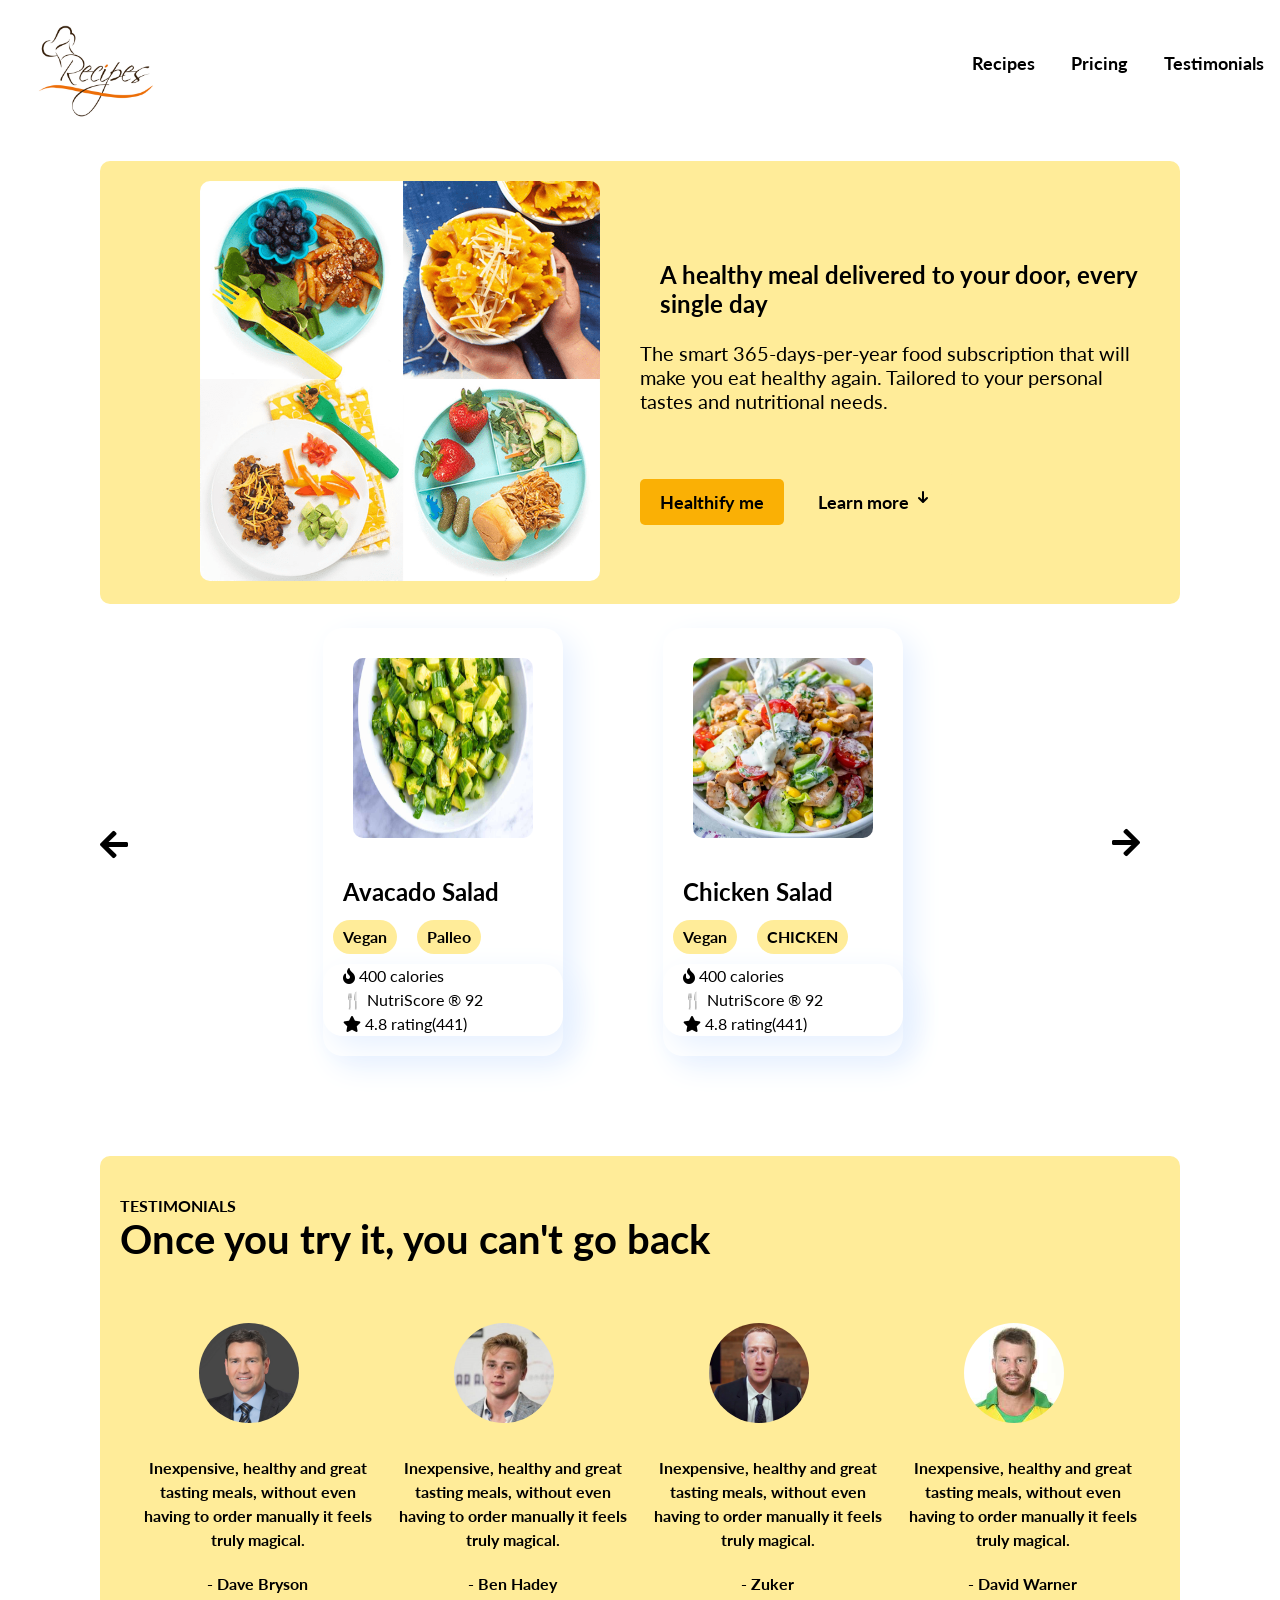
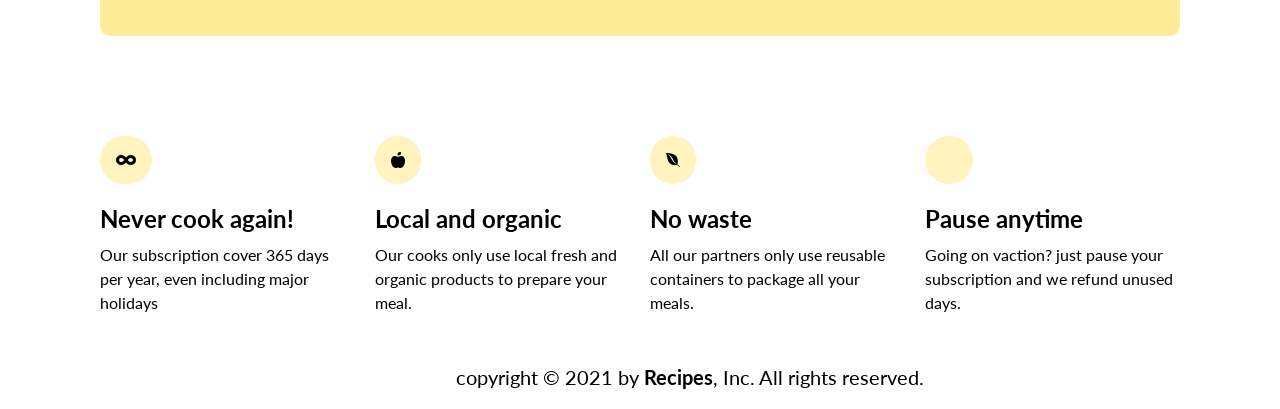
<file: index.html>
<!DOCTYPE html>
<html lang="en">

<head>
    <meta charset="UTF-8">
    <meta http-equiv="X-UA-Compatible" content="IE=edge">
    <meta name="viewport" content="width=device-width, initial-scale=1.0">
    <title>Recipes WebApplication || Taste the Delicious Food</title>

    <link rel="preconnect" href="https://fonts.googleapis.com">
    <link rel="preconnect" href="https://fonts.gstatic.com" crossorigin>
    <link href="https://fonts.googleapis.com/css2?family=Lato:wght@300&display=swap" rel="stylesheet">
    <link rel="stylesheet" href="https://pro.fontawesome.com/releases/v5.10.0/css/all.css"
        integrity="sha384-AYmEC3Yw5cVb3ZcuHtOA93w35dYTsvhLPVnYs9eStHfGJvOvKxVfELGroGkvsg+p" crossorigin="anonymous" />

    <link href="./style.css" rel="stylesheet" />
</head>

<body>

    <!--Header Section-->
    <header>
        <nav>
            <img  class='nav-image' src="" width="200px" />

            <div>
                <a href="recipes.html">Recipes</a>
                <a href="pricing.html">Pricing</a>
                <a href="testimonial.html">Testimonials</a>
            </div>
        </nav>
    </header>

    <!--main section-->

    <section>

        <!--First Paragraph-->
        <div class="food-1">
            <div>
                <img src="./images/healthymeal.png" />

            </div>
            <div>
                <h1>A healthy meal delivered to your door, every single day</h1>
                <p>The smart 365-days-per-year food subscription that will make you eat healthy again.
                    Tailored to your personal tastes and nutritional needs.</p>

                <div class="button">
                    <a href="#" class="btn btn-1">Healthify me</a>
                    <a href='#' class="btn btn-2">Learn more <svg xmlns="http://www.w3.org/2000/svg"
                            class="arrowdown-icon" viewBox="0 0 20 20" fill="currentColor">
                            <path fill-rule="evenodd"
                                d="M14.707 10.293a1 1 0 010 1.414l-4 4a1 1 0 01-1.414 0l-4-4a1 1 0 111.414-1.414L9 12.586V5a1 1 0 012 0v7.586l2.293-2.293a1 1 0 011.414 0z"
                                clip-rule="evenodd" />
                        </svg></a>
                </div>
            </div>

        </div>


        <!---Food details-->
        
        <div class="recipes">
            <i class="fas fa-arrow-left fa-2x left-arrow"></i>
            <i class="fas fa-arrow-right fa-2x right-arrow"></i>
        </div>
       
       
<!--Testimonials-->

<div class="testimonial">
    <p>TESTIMONIALS</p>
    <h2>Once you try it, you can't go back</h2>
    <div class="testimonial-details">
        <div class="testimonial-1">
            <img src="./images/bryson.jpg" class="testi-img1" width="100px" />
            <p>Inexpensive, healthy and great tasting meals, without even having to order manually it feels
                truly
                magical.</p>
            <p>- Dave Bryson</p>
        </div>

        <div class="testimonial-2">
            <img src="./images/BenHardy.jpg" class="testi-img1" width="100px" />
            <p>Inexpensive, healthy and great tasting meals, without even having to order manually it feels
                truly
                magical.</p>
            <p>- Ben Hadey</p>
        </div>

        <div class="testimonial-3">
            <img src="./images/zuker.jpg" class="testi-img1" width="100px" />
            <p>Inexpensive, healthy and great tasting meals, without even having to order manually it feels
                truly
                magical.</p>
            <p>- Zuker</p>
        </div>


        <div class="testimonial-4">
            <img src="./images/david-warner.jpg" class="testi-img1" width="100px" />
            <p>Inexpensive, healthy and great tasting meals, without even having to order manually it feels
                truly
                magical.</p>
            <p>- David Warner</p>
        </div>

    </div>
</div>


<!---List images-->

<div class="listimages">
    <div class="subscription">
        <i class="fas fa-infinity"></i>
        <h2>Never cook again!</h2>
        <p>Our subscription cover 365 days per year, even including major holidays</p>
    </div>

    <div class="local meal">
        <i class="fas fa-apple-alt"></i>
        <h2>Local and organic</h2>
        <p>Our cooks only use local fresh and organic products to prepare your meal.</p>
    </div>

    <div class="nowaste">
        <i class="fab fa-envira"></i>
        <h2>No waste </h2>
        <p>All our partners only use reusable containers to package all your meals.</p>
    </div>

    <div class="pauseanytime">
        <i class="far fa-pause"></i>
        <h2>Pause anytime </h2>
        <p>Going on vaction? just pause your subscription and we refund unused days.</p>
    </div>
</div>

</section>

    <!--footer section-->

    <footer>
        <p>copyright &copy; 2021 by <strong>Recipes</strong>, Inc. All rights reserved.</p>
    </footer>
  <script src="./script.js"></script>
</body>

</html>
</file>
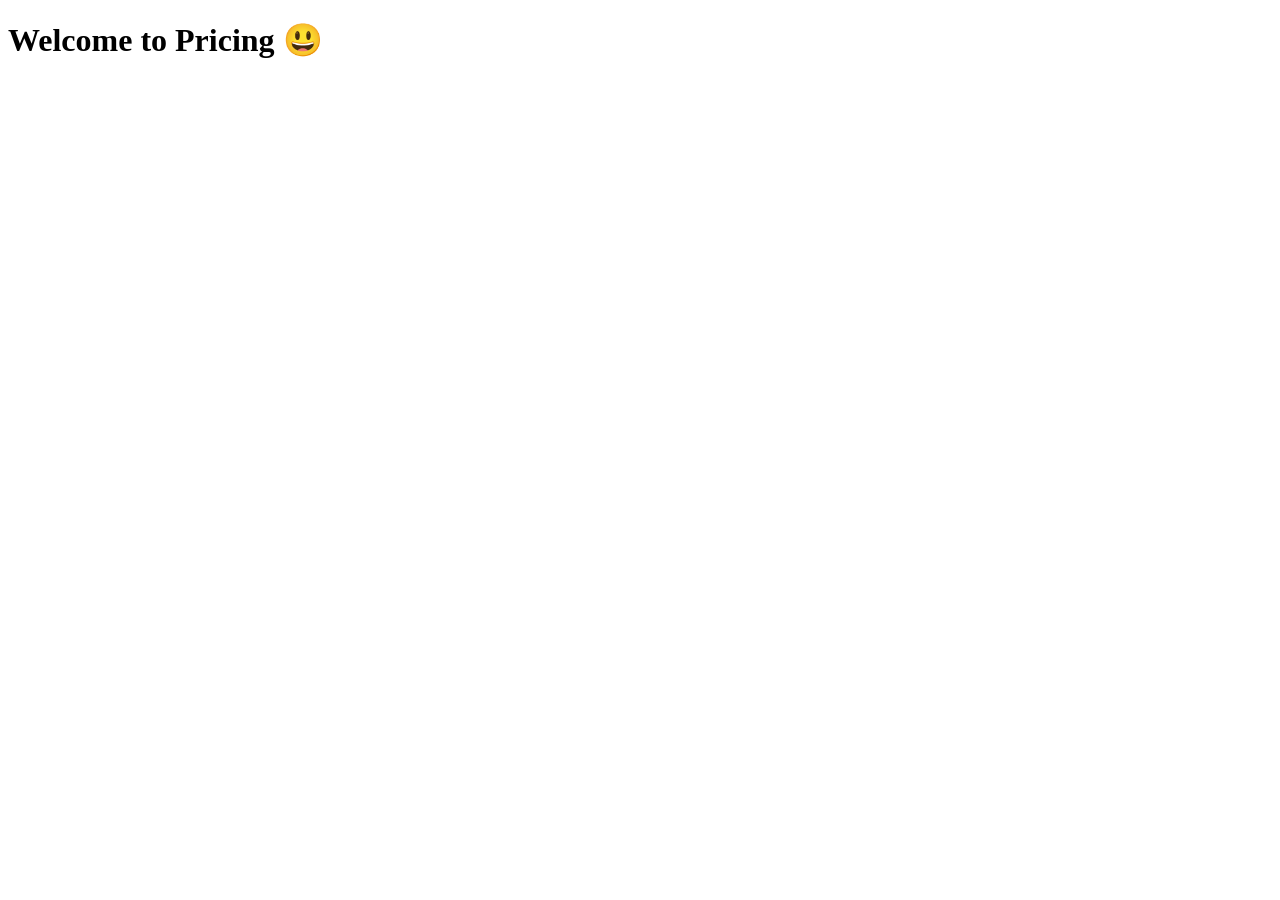
<file: pricing.html>
<!DOCTYPE html>
<html lang="en">
<head>
    <meta charset="UTF-8">
    <meta http-equiv="X-UA-Compatible" content="IE=edge">
    <meta name="viewport" content="width=device-width, initial-scale=1.0">
    <title>Document</title>
</head>
<body>
    <h1>Welcome to Pricing 😃</h1>
</body>
</html>
</file>
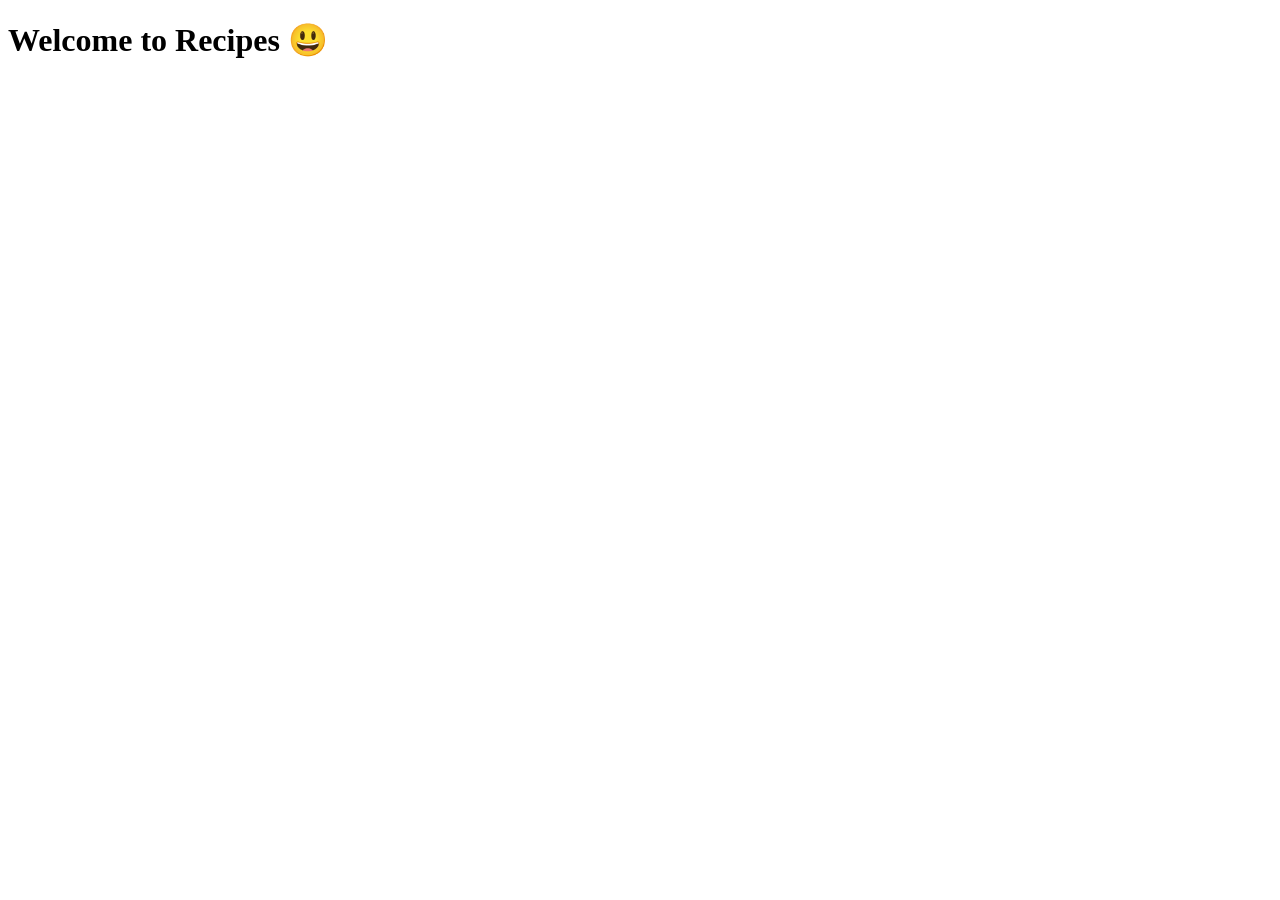
<file: recipes.html>
<!DOCTYPE html>
<html lang="en">
<head>
    <meta charset="UTF-8">
    <meta http-equiv="X-UA-Compatible" content="IE=edge">
    <meta name="viewport" content="width=device-width, initial-scale=1.0">
    <title>Document</title>
</head>
<body>
    <h1>Welcome to Recipes 😃</h1>
</body>
</html>
</file>
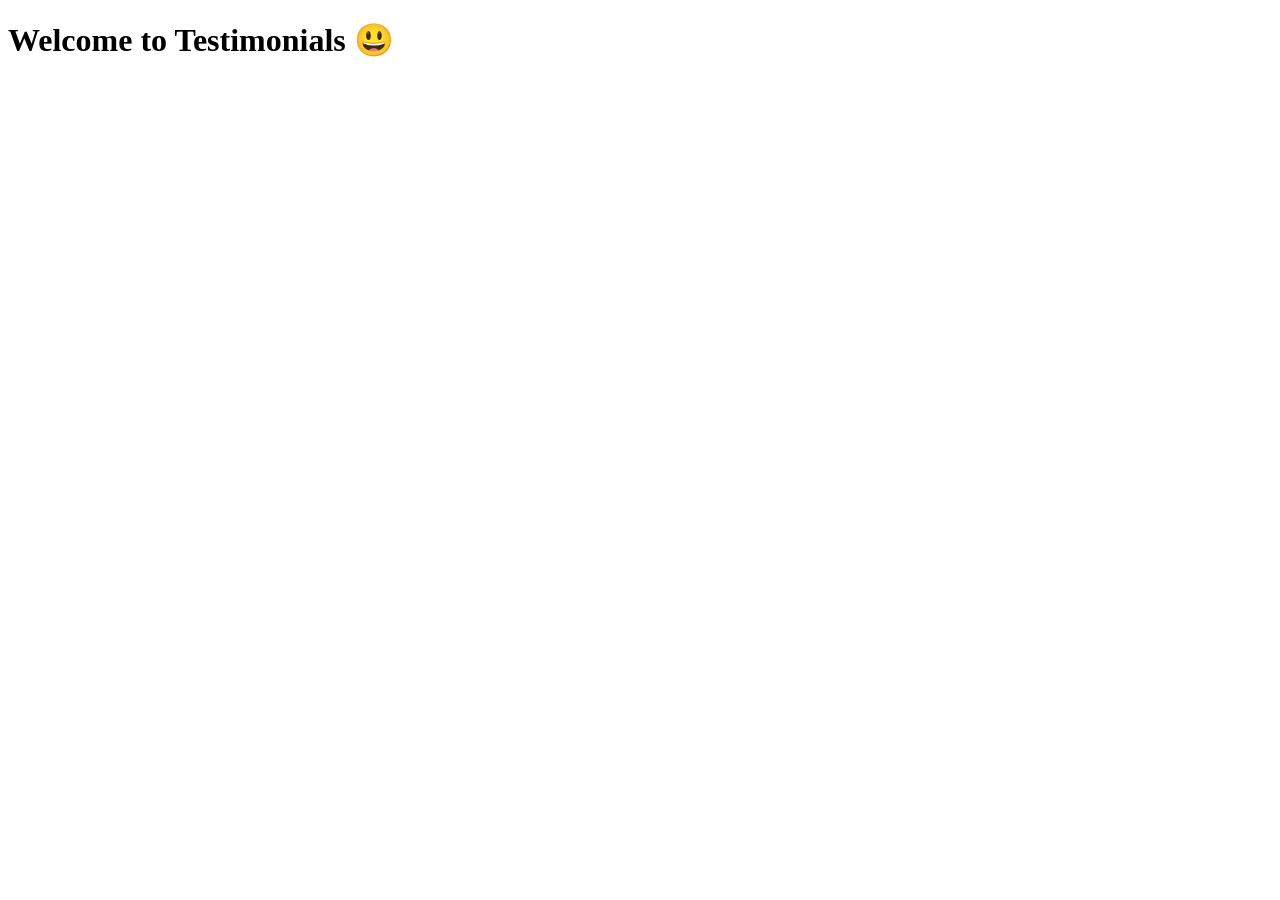
<file: testimonial.html>
<!DOCTYPE html>
<html lang="en">
<head>
    <meta charset="UTF-8">
    <meta http-equiv="X-UA-Compatible" content="IE=edge">
    <meta name="viewport" content="width=device-width, initial-scale=1.0">
    <title>Document</title>
</head>
<body>
    <h1>Welcome to Testimonials 😃</h1>
</body>
</html>
</file>
<file: style.css>
* {
  margin: 0;
  padding: 0;
  box-sizing: border-box;
}

/*body*/

body {
  font-family: "Lato", sans-serif;
}

/*section*/

section {
  margin-left: 100px;
  margin-right: 100px;
}

/*nav*/
nav {
  display: flex;
  justify-content: space-between;
  color: #000;
}

nav a:hover {
  background-color: #f8f9fa;
  border-radius: 10px;
}

.view {
  display: none;
}

.recipes {
  margin-right: 5%;
}

/*anchor tag*/

a {
  display: inline-block;
  color: #000;
  padding: 12px 16px;
  margin-top: 40px;
  font-size: 18px;
  font-weight: bold;
  text-decoration: none;
}

/*food-1 Paragraph */
.food-1 {
  margin-top: 20px;
  display: grid;
  grid-template-columns: repeat(2, 1fr);
  align-items: center;
  justify-content: space-around;
  background-color: #ffec99;
  border-radius: 10px;
}
.recipes {
  margin-top: 24px;
  display: grid;
  grid-template-columns: repeat(4, 1fr);
  column-gap: 100px;
  position: relative;
}
.left-arrow {
  margin-top: 200px;
  
}
.right-arrow {
  position: absolute;
  right: 0;
  top: 50%;
  transform: translate(50%, -50%);

  
}



.img2 {
  margin: 20px;
  padding: 10px;
  height: 200px;
  width: 200px;
  border-radius: 20px;
}

.food-1 img {
  width: 400px;
  height: auto;
  margin-left: 100px;
  margin-top: 20px;
  margin-bottom: 20px;
  border-radius: 10px;
}
h1 {
  margin-left: 20px;
}
.food-1 h1 {
  font-weight: bold;
  margin-bottom: 23px;
  margin-top: 20px;
}
.food-1 p {
  font-size: 20px;
  margin-bottom: 20px;
  margin-right: 20px;
}
.arrowdown-icon {
  width: 20px;
  height: 24px;
}
.food-1 .btn-1 {
  padding: 12px 20px;
  background-color: #fab005;
  color: #000;
  border-radius: 5px;
  margin-right: 10px;
}
.btn-2 {
  padding: 12px 20px;
  background-color: #ffec99;
  color: #000;
  border-radius: 5px;
}
.btn-1:hover {
  background-color: #ffe066;
}
.btn-2:hover {
  background-color: #ced4da;
  color: #000;
}

/*foods Paragraph 2*/
.foods {
  display: flex;
  align-items: center;
  justify-content: space-around;
}

ul {
  text-decoration: none;
  list-style: none;
}

.recipedetails {
  line-height: 1.5;
  border-radius: 20px;
  box-shadow: 10px 10px 30px #e6f0ff;
}
.recipedetails a {
  font-size: 16px;
  font-weight: bold;
  color: #000;
  padding: 5px 10px;
  border-radius: 25px;
  margin: 10px 10px 10px;
}
.recipedetails h2 {
  font-size: 20px;
  font-weight: bold;
  margin-left: 10px;
  margin-bottom: 20px;
}
.recipediet ul {
  padding-right: 40px;
}

.recipediet li {
  display: inline-block;
  padding-top: 10px;
}

.vegan {
  background-color: #82c91e;
}
.palleo {
  background-color: #fcc419;
}

.recipedetails ul {
  margin-left: 20px;
  list-style: 1.8;
  margin-bottom: 20px;
}
.star-icon {
  width: 20px;
  height: auto;
  stroke: #ff922b;
}
.fire-icon {
  width: 20px;
  height: auto;
  stroke: #ff922b;
}
.check-icon {
  width: 20px;
  height: auto;
  stroke: #ff922b;
}

/*Testimonials*/

.testimonial {
  margin-top: 100px;
  background-color: #ffec99;
  padding: 20px;
  border-radius: 10px;
}
.testimonial p {
  margin-top: 20px;
  font-weight: bold;
}
.testimonial h2 {
  font-size: 40px;
}
.testimonial-details {
  display: grid;
  column-gap: 20px;
  grid-template-columns: repeat(4, 1fr);
  align-items: center;
  padding: 20px;
  margin-top: 40px;
}
.testimonial-details img {
  width: 100px;
  height: auto;
  border-radius: 50px;
  margin-left: 25%;
  margin-bottom: 10px;
}
.testimonial-details p {
  line-height: 1.5;
  text-align: center;
}

/*list Images*/

.listimages {
  margin-top: 100px;

  display: grid;
  grid-template-columns: repeat(4, 1fr);
  column-gap: 20px;
  justify-content: space-around;
}
.listimages i {
  height: auto;
  background-color: #fff3bf;
  border-radius: 25px;
  padding: 16px;
  margin-bottom: 20px;
}

.listimages p {
  margin-top: 10px;
  line-height: 1.5;
}

/*Footer*/

footer {
  margin-top: 50px;
  margin-left: 100px;
  margin-bottom: 20px;
}
footer p {
  font-size: 20px;
  text-align: center;
}
</file>
